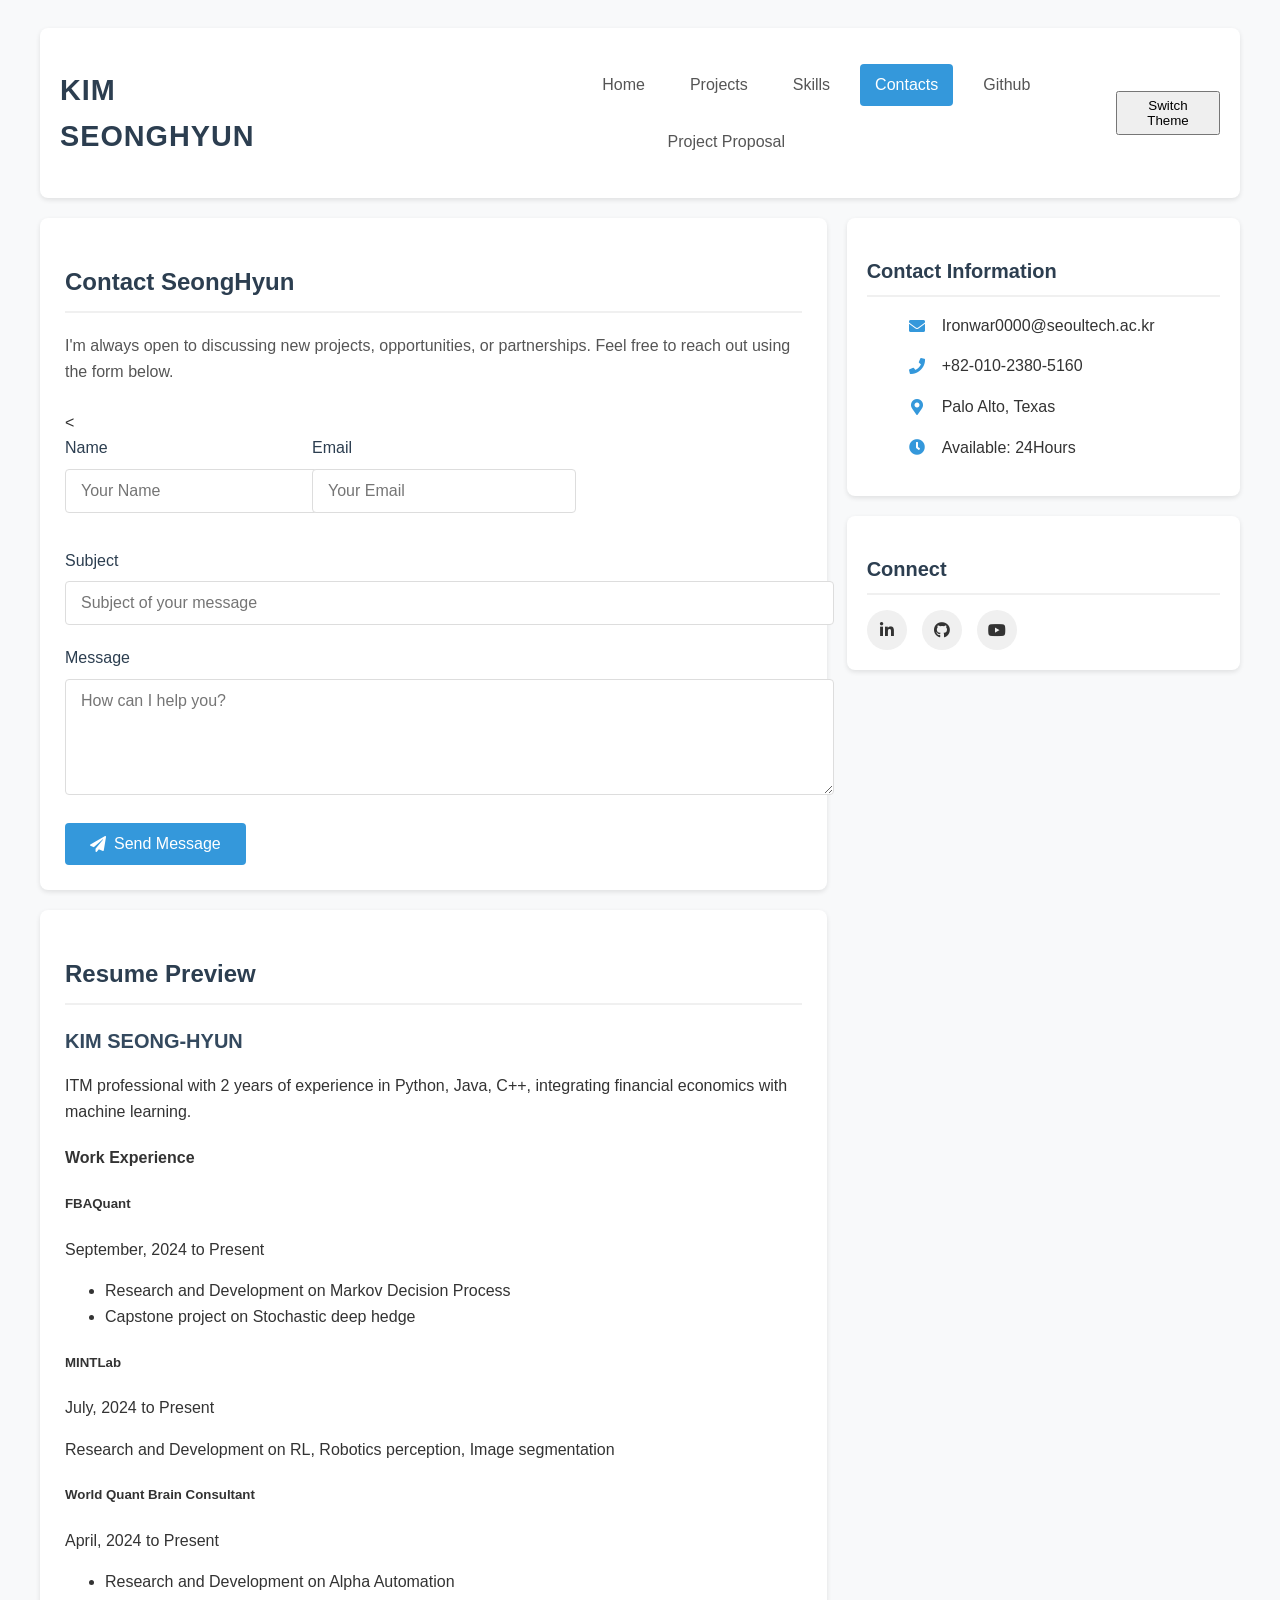
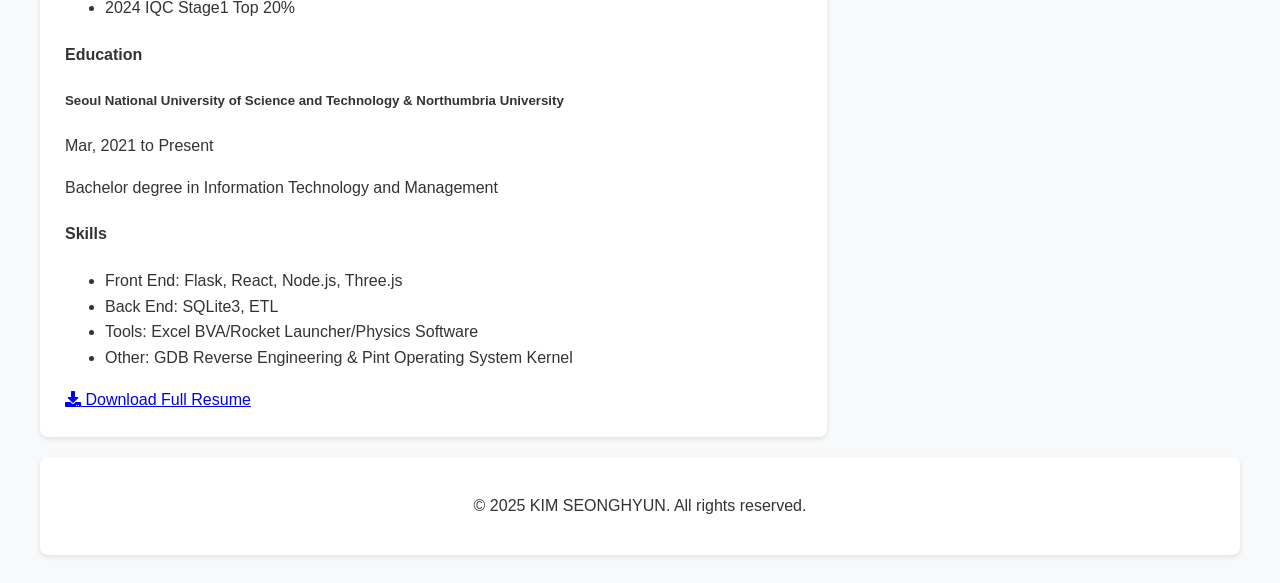
<file: contacts.html>
<!DOCTYPE html>
<html lang="en">
<head>
    <meta charset="UTF-8">
    <meta name="viewport" content="width=device-width, initial-scale=1.0">
    <title>KIM SEONGHYUN | Contact</title>
    <link rel="stylesheet" href="styles.css">
    <link rel="stylesheet" href="https://cdnjs.cloudflare.com/ajax/libs/font-awesome/5.15.4/css/all.min.css">
</head>
<body>
    <div class="container">
        <header>
            <h1>KIM SEONGHYUN</h1>
            <nav>
                <ul>
                    <li><a></a></li>
                    <li><a></a></li>
                    <li><a></a></li>
                    <li><a></a></li>
                </ul>
            <!-- <nav>
                <ul>
                     <li><a href="index.html">Home</a></li>
                    <li><a href="projects.html">Projects</a></li>
                    <li><a href="skills.html">Skills</a></li>
                    <li><a href="contacts.html" class="active">Contacts</a></li>
                </ul> 
            </nav> -->
        </header>

        <main>
            <section class="contact">
                <h2>Contact SeongHyun</h2>
                <p class="section-intro">I'm always open to discussing new projects, opportunities, or partnerships. Feel free to reach out using the form below.</p>
                
                <form id="contact-form" action="YOUR_FORM_PROCESSING_URL" method="POST" class="contact-form"> <<!--Backend form later--> 
                    <div class="form-row">
                        <div class="form-group">
                            <label for="name">Name</label>
                            <input type="text" id="name" name="name" required placeholder="Your Name">
                        </div>
                        
                        <div class="form-group">
                            <label for="email">Email</label>
                            <input type="email" id="email" name="email" required placeholder="Your Email">
                        </div>
                    </div>
                    
                    <div class="form-group">
                        <label for="subject">Subject</label>
                        <input type="text" id="subject" name="subject" required placeholder="Subject of your message">
                    </div>
                    
                    <div class="form-group">
                        <label for="message">Message</label>
                        <textarea id="message" name="message" rows="5" required placeholder="How can I help you?"></textarea>
                    </div>
                    
                    <button type="submit" class="submit-btn">
                        <i class="fas fa-paper-plane"></i> Send Message
                    </button>
                </form>
            </section>
            
            <!-- Resume Preview Section -->
            <section class="resume-preview">
                <h2>Resume Preview</h2>
                <div class="resume-container">
                    <div class="resume-header">
                        <h3>KIM SEONG-HYUN</h3>
                        <p>ITM professional with 2 years of experience in Python, Java, C++, integrating financial economics with machine learning.</p>
                    </div>
                    
                    <div class="resume-section">
                        <h4>Work Experience</h4>
                        <div class="resume-item">
                            <div class="resume-item-header">
                                <h5>FBAQuant</h5>
                                <span>September, 2024 to Present</span>
                            </div>
                            <ul>
                                <li>Research and Development on Markov Decision Process</li>
                                <li>Capstone project on Stochastic deep hedge</li>
                            </ul>
                        </div>
                        
                        <div class="resume-item">
                            <div class="resume-item-header">
                                <h5>MINTLab</h5>
                                <span>July, 2024 to Present</span>
                            </div>
                            <p>Research and Development on RL, Robotics perception, Image segmentation</p>
                        </div>
                        
                        <div class="resume-item">
                            <div class="resume-item-header">
                                <h5>World Quant Brain Consultant</h5>
                                <span>April, 2024 to Present</span>
                            </div>
                            <ul>
                                <li>Research and Development on Alpha Automation</li>
                                <li>2024 IQC Stage1 Top 20%</li>
                            </ul>
                        </div>
                    </div>
                    
                    <div class="resume-section">
                        <h4>Education</h4>
                        <div class="resume-item">
                            <div class="resume-item-header">
                                <h5>Seoul National University of Science and Technology & Northumbria University</h5>
                                <span>Mar, 2021 to Present</span>
                            </div>
                            <p>Bachelor degree in Information Technology and Management</p>
                        </div>
                    </div>
                    
                    <div class="resume-section">
                        <h4>Skills</h4>
                        <ul class="skills-list">
                            <li>Front End: Flask, React, Node.js, Three.js</li>
                            <li>Back End: SQLite3, ETL</li>
                            <li>Tools: Excel BVA/Rocket Launcher/Physics Software</li>
                            <li>Other: GDB Reverse Engineering & Pint Operating System Kernel</li>
                        </ul>
                    </div>
                    
                    <div class="resume-footer">
                        <a href="resume.pdf" class="download-btn"><i class="fas fa-download"></i> Download Full Resume</a>
                    </div>
                </div>
            </section>
        </main>

        <!-- Sidebar with contact information -->
        <aside>
            <div class="aside-section">
                <h2>Contact Information</h2>
                <ul class="contact-info">
                    <li>
                        <i class="fas fa-envelope"></i>
                        <span>Ironwar0000@seoultech.ac.kr</span>
                    </li>
                    <li>
                        <i class="fas fa-phone"></i>
                        <span>+82-010-2380-5160</span>
                    </li>
                    <li>
                        <i class="fas fa-map-marker-alt"></i>
                        <span>Palo Alto, Texas</span>
                    </li>
                    <li>
                        <i class="fas fa-clock"></i>
                        <span>Available: 24Hours</span>
                    </li>
                </ul>
            </div>
            
            <div class="aside-section">
                <h2>Connect</h2>
                <div class="social-icons">
                    <a href="https://www.linkedin.com/in/seonghyun-kim-419b81203/" class="social-icon">
                        <i class="fab fa-linkedin-in"></i>
                    </a>
                    <a href="https://github.com/gogog01-29-2021" class="social-icon">
                        <i class="fab fa-github"></i>
                    </a>
                    <a href="https://www.youtube.com/@SphereofTime" class="social-icon">
                        <i class="fab fa-youtube"></i>
                    </a>
                </div>
            </div>
        </aside>

        <footer>
            <p>&copy; 2025 KIM SEONGHYUN. All rights reserved.</p>
        </footer>
    </div>

    <!-- JavaScript for navigation highlighting and form validation in the Future Later -->
    <script src="navigation.js"></script>
    <script src="theme-switcher.js"></script>
</body>
</html>
</file>
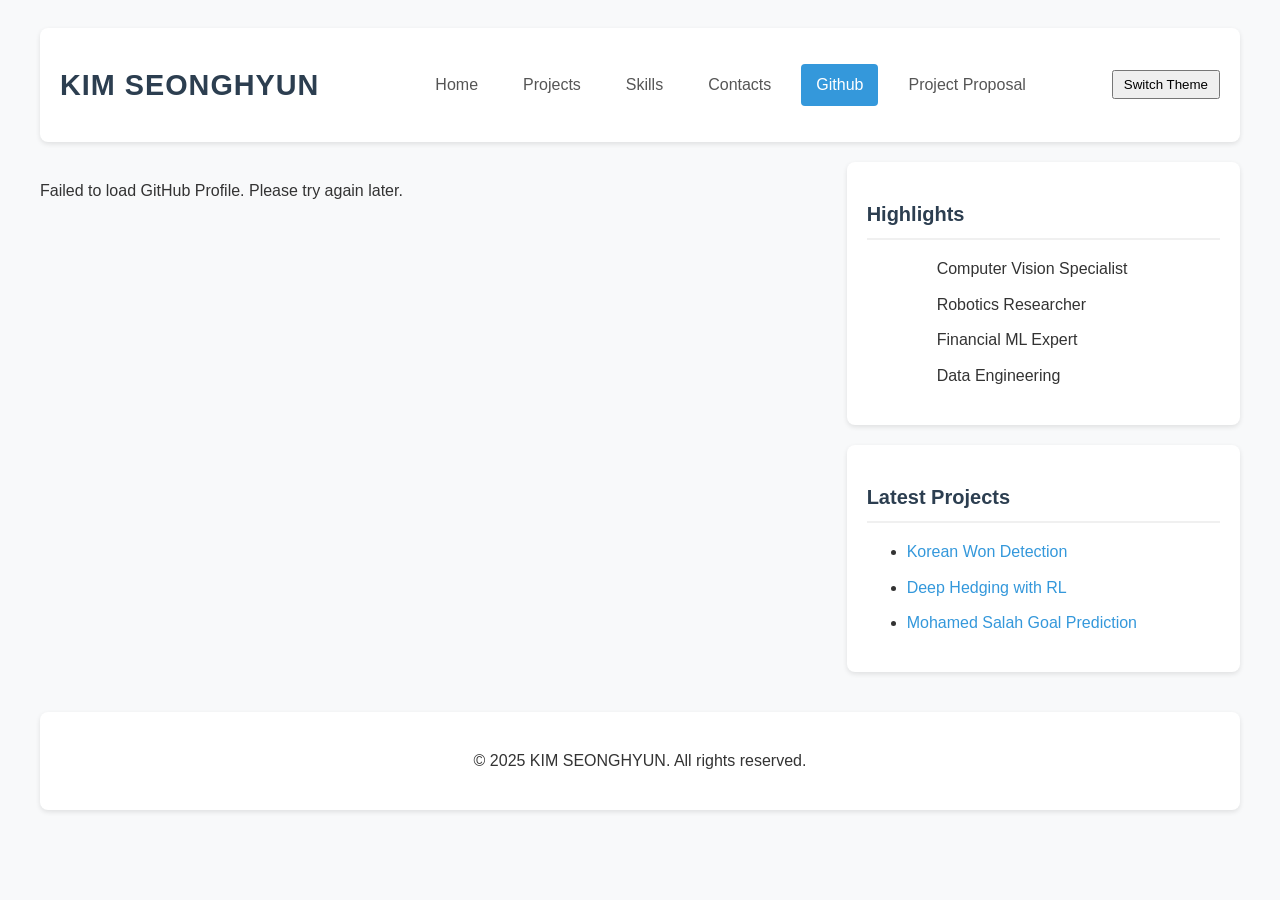
<file: github.html>
<!DOCTYPE html>
<html lang="en">
<head>
    <meta charset="UTF-8">
    <meta name="viewport" content="width=device-width, initial-scale=1.0">
    <title>Document</title>
    <link rel="stylesheet" href="styles.css">
</head>

<body>
    <div class="container">
        <header>
            <h1>KIM SEONGHYUN</h1>
            <nav>
                
                <ul><!---
                    <li><a href="index.html" class="active">Home</a></li>
                    <li><a href="projects.html">Projects</a></li>
                    <li><a href="skills.html">Skills</a></li>
                    <li><a href="contacts.html">Contacts</a></li>
                -->
                </ul>
                

            </nav>

        </header>

    <div id="github-profile">

    </div>
    <aside>
        <div class="aside-section">
            <h2>Highlights</h2>
            <ul class="highlights-list">
                <li><i class="fas fa-award"></i> Computer Vision Specialist</li>
                <li><i class="fas fa-robot"></i> Robotics Researcher</li>
                <li><i class="fas fa-chart-line"></i> Financial ML Expert</li>
                <li><i class="fas fa-database"></i> Data Engineering</li>
            </ul>
        </div>
        
        <div class="aside-section">
            <h2>Latest Projects</h2>
            <ul class="project-preview">
                <li>
                    <a href="projects.html#project1">Korean Won Detection</a>
                </li>
                <li>
                    <a href="projects.html#project2">Deep Hedging with RL</a>
                </li>
                <li>
                    <a href="projects.html#project3">Mohamed Salah Goal Prediction</a>
                </li>
            </ul>
        </div>
    </aside>

    <footer>
        <p>&copy; 2025 KIM SEONGHYUN. All rights reserved.</p>
    </footer>

</body>
<script src="github.js"></script>
<script src="navigation.js"></script>
<script src="theme-switcher.js"></script>


</html>
</file>
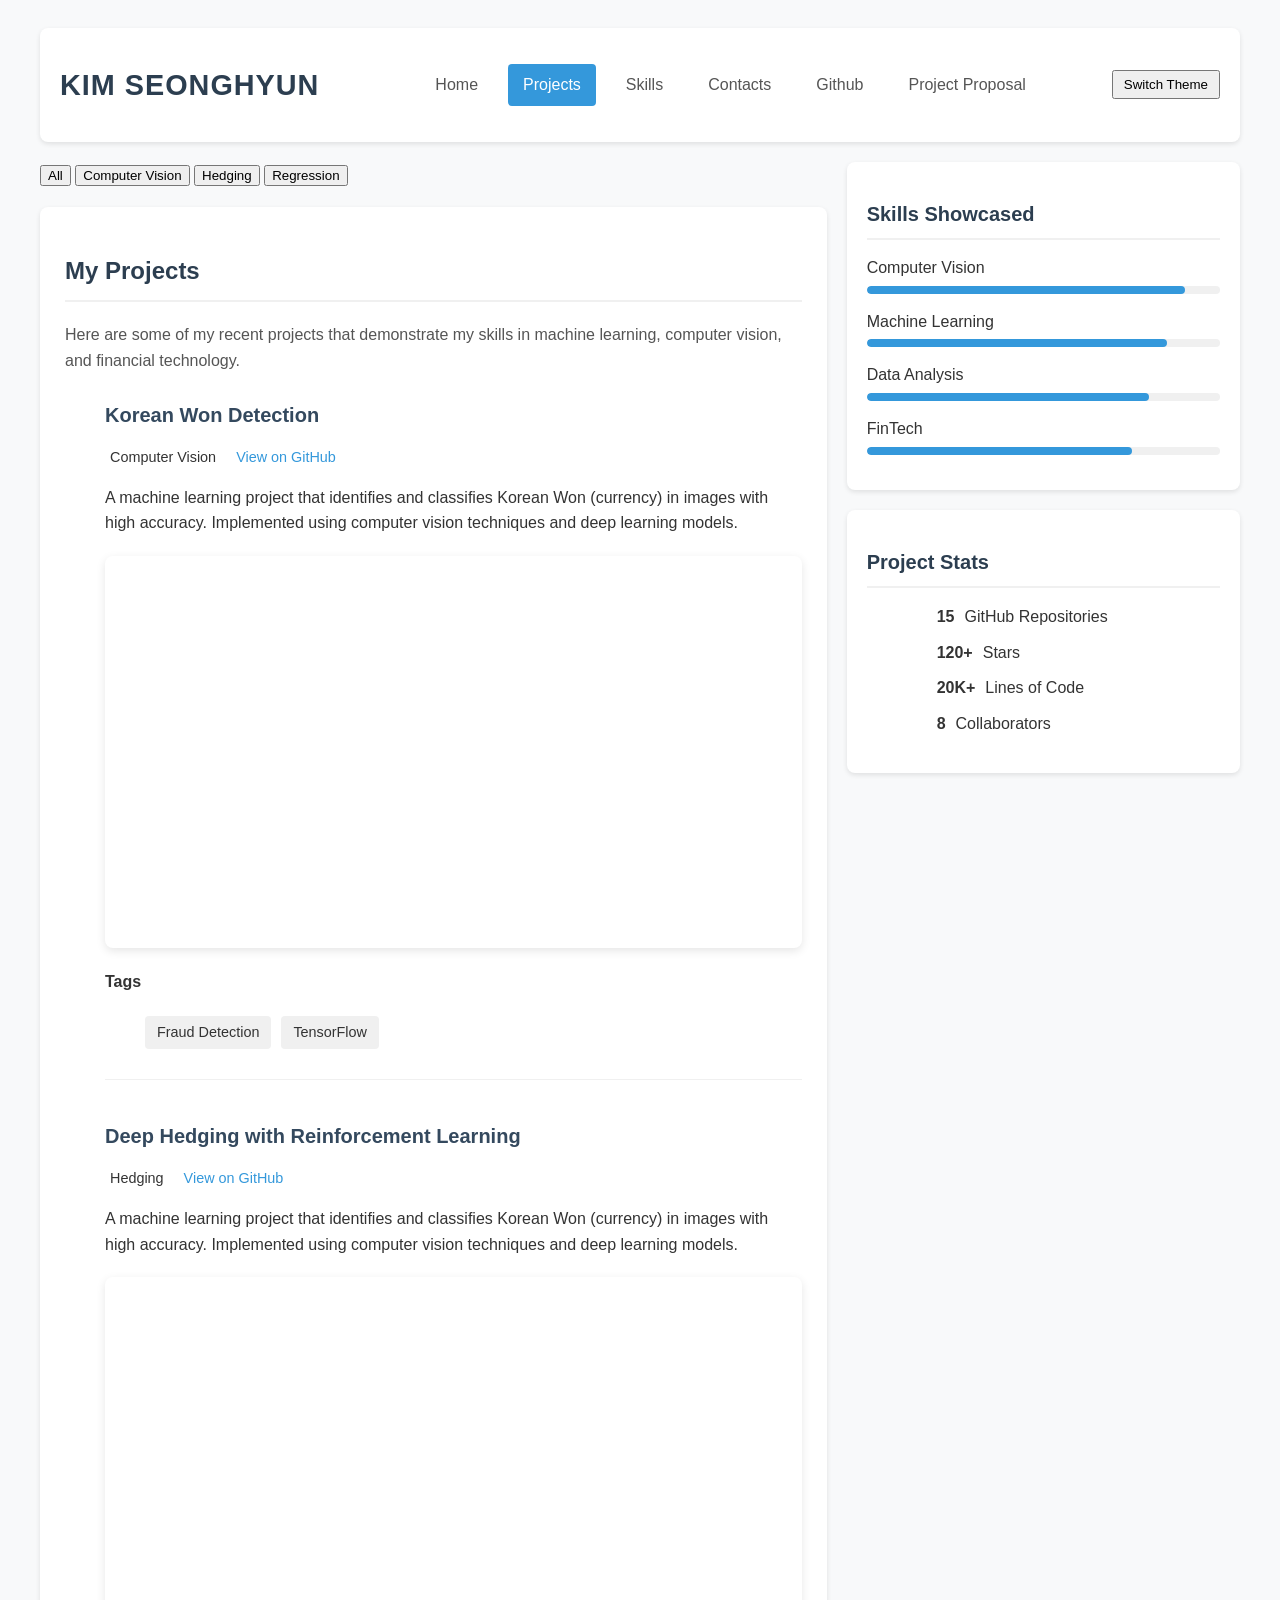
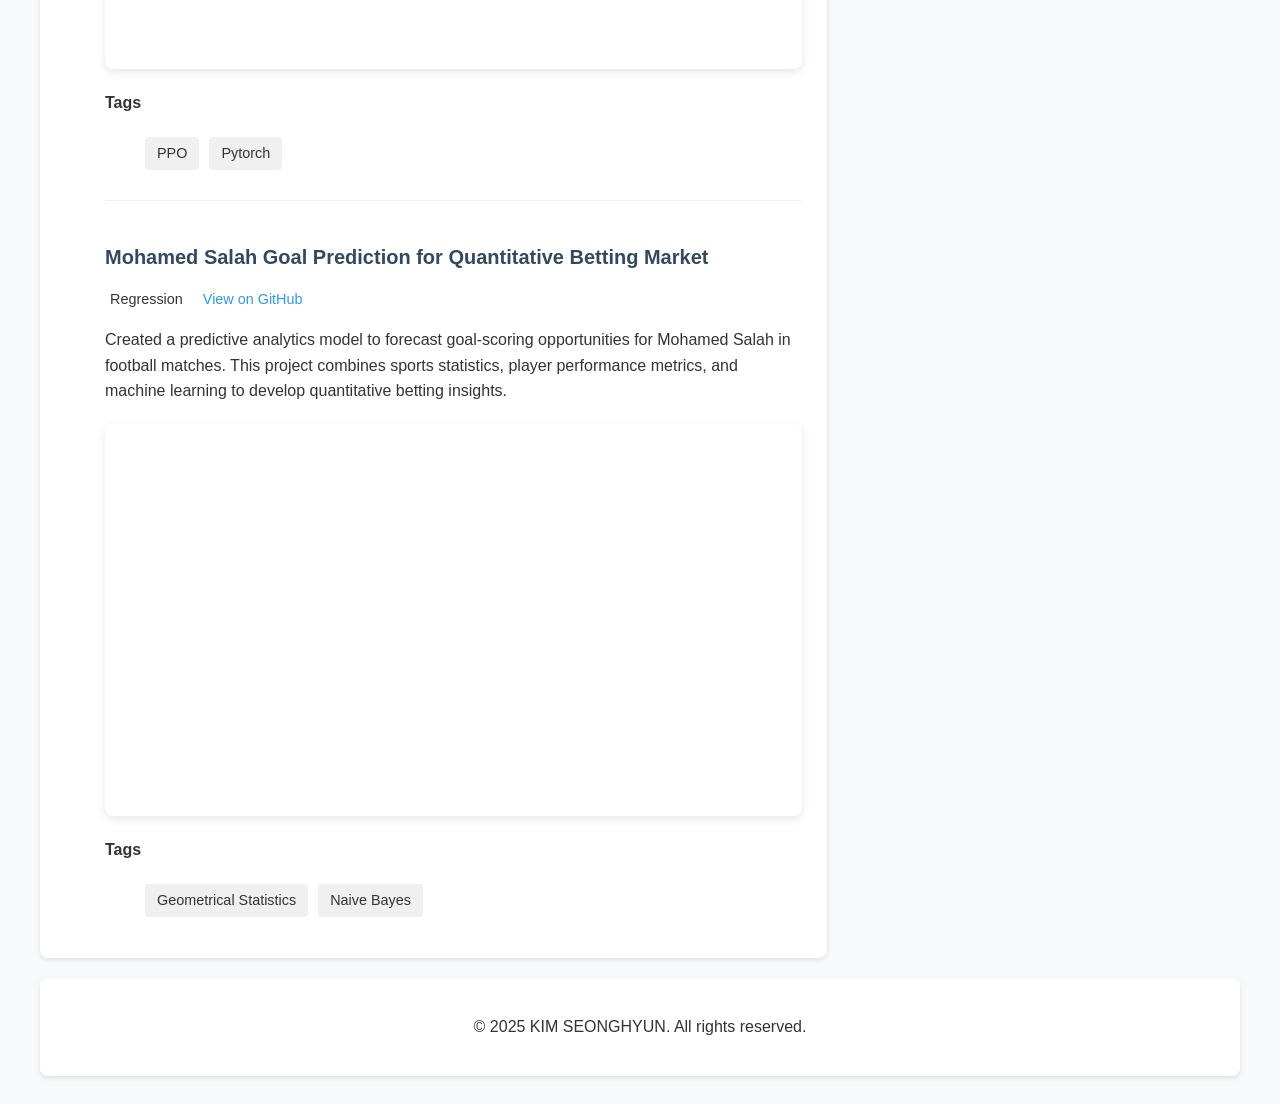
<file: projects.html>
<!DOCTYPE html>
<html lang="en">
<head>
    <meta charset="UTF-8">
    <meta name="viewport" content="width=device-width, initial-scale=1.0">
    <title>KIM SEONGHYUN | Projects</title>
    <link rel="stylesheet" href="styles.css">

</head>
<body>
    <div class="container">
        <!-- Header section with name and navigation -->
        <header>
            <h1>KIM SEONGHYUN</h1>
            <nav>
                <ul><!--
                    <li><a href="index.html">Home</a></li>
                    <li><a href="projects.html" class="active">Projects</a></li>
                    <li><a href="skills.html">Skills</a></li>
                    <li><a href="contacts.html">Contact</a></li>
                --></ul>
            </nav>
        </header>

        <main>
            <div id="filter-buttons">
                <button data-filter="All">All</button>
                <button data-filter="Computer Vision">Computer Vision</button>
                <button data-filter="Hedging">Hedging</button>
                <button data-filter="Regression">Regression</button>
            </div>
            
            <!-- Projects article containing all project items -->
            <article class="projects">
                <h2>My Projects</h2>
                <p class="section-intro">Here are some of my recent projects that demonstrate my skills in machine learning, computer vision, and financial technology.</p>
                
                <ul id="project-list" class="project-list">
                    <!-- Project 1 -->
                    <li id="project1" class="project-item">
                        <h3>Korean Won Detection</h3>
                        <div class="project-meta">
                            <span class="project-type"><i class="fas fa-tags"></i> Computer Vision</span>
                            <a href="https://github.com/mannmi/KoreanWonDetection" class="project-link">
                                <i class="fab fa-github"></i> View on GitHub
                            </a>
                        </div>
                        <p class="project-description">A machine learning project that identifies and classifies Korean Won (currency) in images with high accuracy. Implemented using computer vision techniques and deep learning models.</p>
                        
                        <div class="video-wrapper">
                            <iframe 
                                src="https://www.youtube.com/embed/ULiOvo3cGKI"
                                frameborder="0"
                                allow="accelerometer; autoplay; clipboard-write; encrypted-media; gyroscope; picture-in-picture"
                                allowfullscreen>
                            </iframe>
                        </div>
                        
                        <div class="project-details">
                            <h4>Technologies Used</h4>
                            <ul class="tech-list">
                                <li>Python</li>
                                <li>TensorFlow</li>
                                <li>OpenCV</li>
                                <li>Deep Neural Networks</li>
                            </ul>
                        </div>
                    </li>

                    <!-- Project 2 -->
                    <li id="project2" class="project-item">
                        <h3>Deep Hedging with Reinforcement Learning</h3>
                        <div class="project-meta">
                            <span class="project-type"><i class="fas fa-tags"></i> FinTech, ML</span>
                            <a href="https://www.qvest.ai" class="project-link">
                                <i class="fas fa-link"></i> Project Website
                            </a>
                        </div>
                        <p class="project-description">Developed a deep reinforcement learning system for financial hedging strategies. This project uses advanced machine learning to optimize investment decisions and risk management in volatile markets.</p>
                        
                        <div class="video-wrapper">
                            <iframe 
                                src="https://www.youtube.com/embed/UeET6UTnXdY"
                                frameborder="0"
                                allow="accelerometer; autoplay; clipboard-write; encrypted-media; gyroscope; picture-in-picture"
                                allowfullscreen>
                            </iframe>
                        </div>
                        
                        <div class="project-details">
                            <h4>Technologies Used</h4>
                            <ul class="tech-list">
                                <li>Python</li>
                                <li>PyTorch</li>
                                <li>Reinforcement Learning</li>
                                <li>Financial Modeling</li>
                            </ul>
                        </div>
                    </li>

                    <!-- Project 3 -->
                    <li id="project3" class="project-item">
                        <h3>Mohamed Salah Goal Prediction for Quantitative Betting Market</h3>
                        <div class="project-meta">
                            <span class="project-type"><i class="fas fa-tags"></i> Sports Analytics, ML</span>
                        </div>
                        <p class="project-description">Created a predictive analytics model to forecast goal-scoring opportunities for Mohamed Salah in football matches. This project combines sports statistics, player performance metrics, and machine learning to develop quantitative betting insights.</p>
                        
                        <div class="video-wrapper">
                            <iframe 
                                src="https://www.youtube.com/embed/BPJBhvsICaA?start=1"
                                frameborder="0"
                                allow="accelerometer; autoplay; clipboard-write; encrypted-media; gyroscope; picture-in-picture"
                                allowfullscreen>
                            </iframe>
                        </div>
                        
                        <div class="project-details">
                            <h4>Technologies Used</h4>
                            <ul class="tech-list">
                                <li>Python</li>
                                <li>Scikit-learn</li>
                                <li>Statistical Modeling</li>
                                <li>Data Visualization</li>
                            </ul>
                        </div>
                    </li>
                </ul>
            </article>
        </main>

        <!-- Sidebar with project statistics -->
        <aside>
            <div class="aside-section">
                <h2>Skills Showcased</h2>
                <div class="skill-bars">
                    <div class="skill">
                        <span class="skill-name">Computer Vision</span>
                        <div class="skill-bar">
                            <div class="skill-progress" style="width: 90%"></div>
                        </div>
                    </div>
                    <div class="skill">
                        <span class="skill-name">Machine Learning</span>
                        <div class="skill-bar">
                            <div class="skill-progress" style="width: 85%"></div>
                        </div>
                    </div>
                    <div class="skill">
                        <span class="skill-name">Data Analysis</span>
                        <div class="skill-bar">
                            <div class="skill-progress" style="width: 80%"></div>
                        </div>
                    </div>
                    <div class="skill">
                        <span class="skill-name">FinTech</span>
                        <div class="skill-bar">
                            <div class="skill-progress" style="width: 75%"></div>
                        </div>
                    </div>
                </div>
            </div>
            
            <div class="aside-section">
                <h2>Project Stats</h2>
                <ul class="stats-list">
                    <li><i class="fas fa-code-branch"></i> <strong>15</strong> GitHub Repositories</li>
                    <li><i class="fas fa-star"></i> <strong>120+</strong> Stars</li>
                    <li><i class="fas fa-code"></i> <strong>20K+</strong> Lines of Code</li>
                    <li><i class="fas fa-users"></i> <strong>8</strong> Collaborators</li>
                </ul>
            </div>
        </aside>

        <footer>
            <p>&copy; 2025 KIM SEONGHYUN. All rights reserved.</p>
        </footer>
    </div>

    <!-- JavaScript for navigation highlighting and transitions -->
    <script src="navigation.js"></script>
    <script src="project.js"></script>
    <script src="theme-switcher.js"></script>
</body>
</html>
</file>
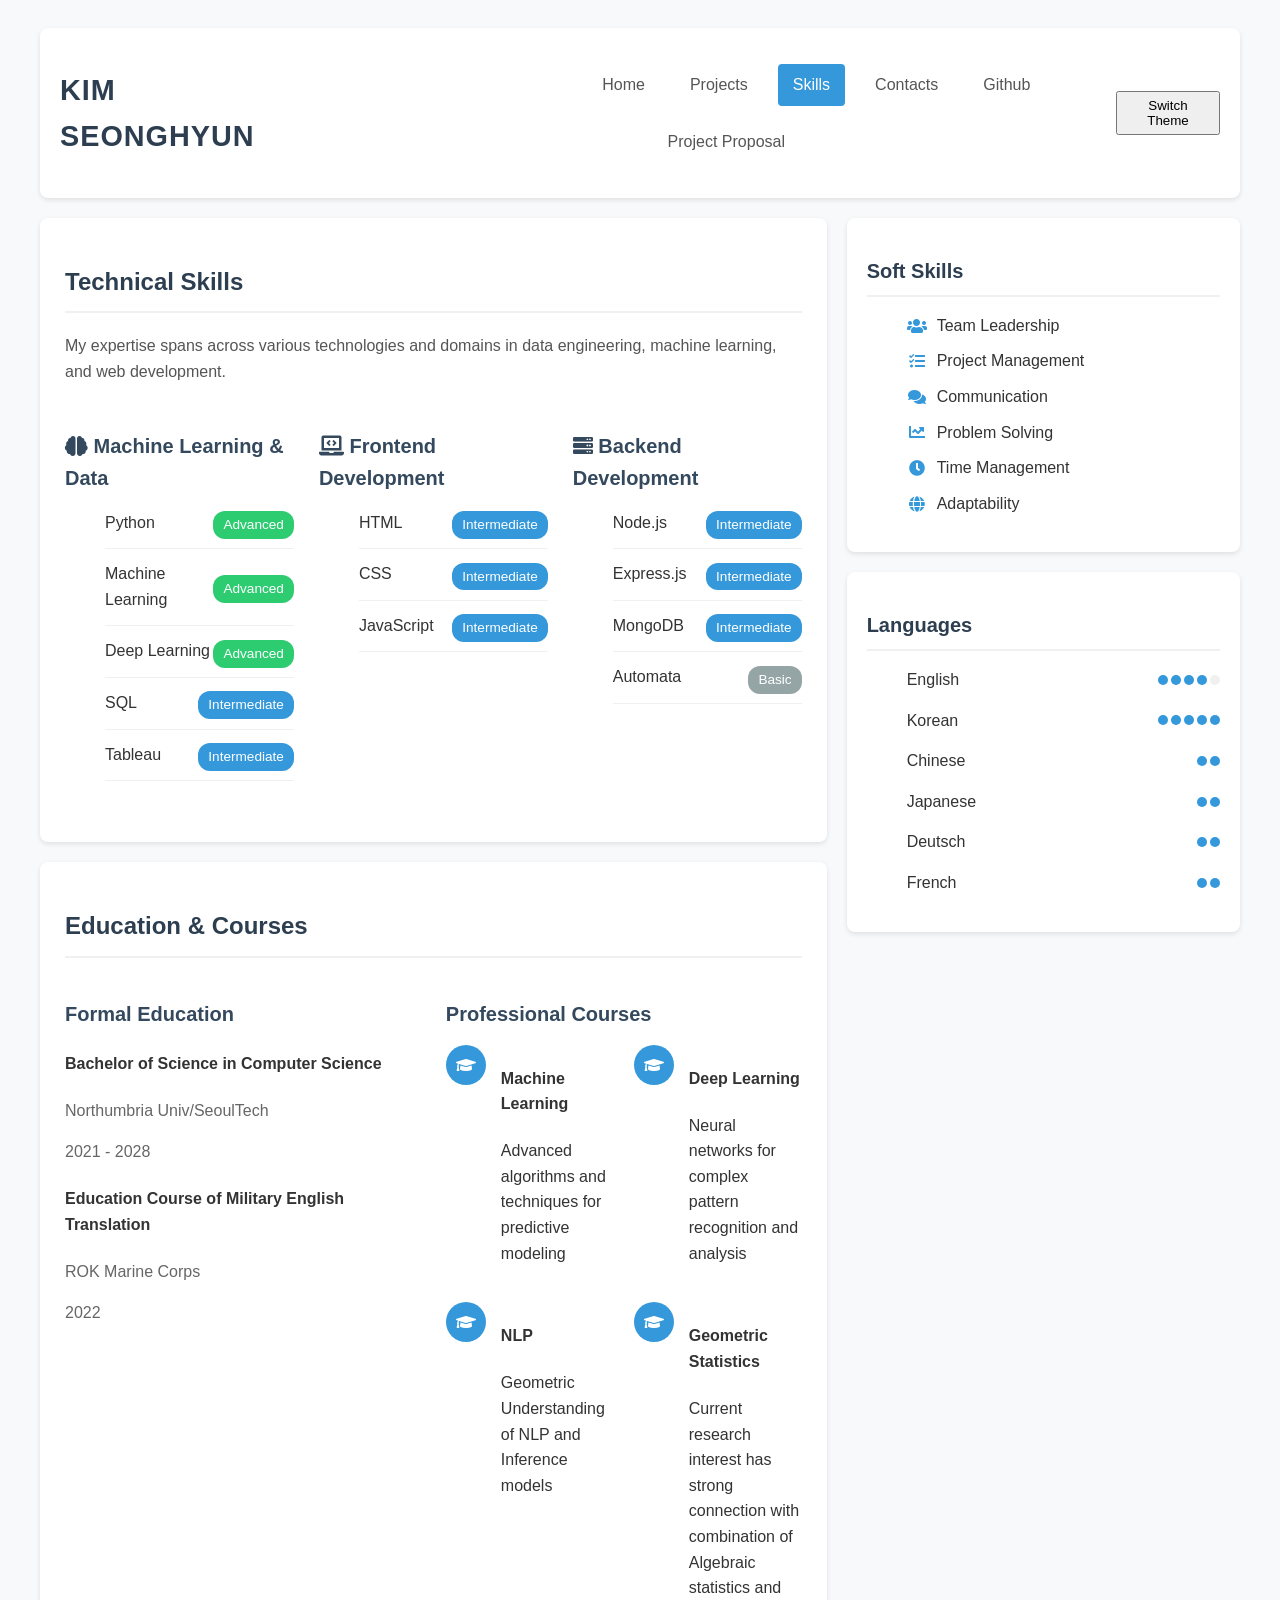
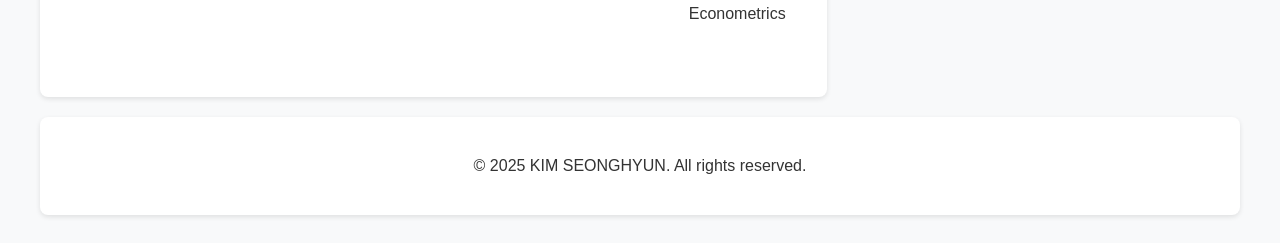
<file: skills.html>
<!DOCTYPE html>
<html lang="en">
<head>
    <meta charset="UTF-8">
    <meta name="viewport" content="width=device-width, initial-scale=1.0">
    <title>KIM SEONGHYUN | Skills</title>
    <link rel="stylesheet" href="styles.css">
    <link rel="stylesheet" href="https://cdnjs.cloudflare.com/ajax/libs/font-awesome/5.15.4/css/all.min.css">
</head>
<body>
    <div class="container">
        <!-- Header section with name and navigation -->
        <header>
            <h1>KIM SEONGHYUN</h1>
            <nav>
                <ul>
                    <li><a></a></li>
                    <li><a></a></li>
                    <li><a></a></li>
                    <li><a></a></li>
                </ul> 
                <!-- <ul>
                    <li><a href="index.html">Home</a></li>
                    <li><a href="projects.html">Projects</a></li>
                    <li><a href="skills.html" class="active">Skills</a></li>
                    <li><a href="contacts.html">Contact</a></li>
                </ul>  -->
            </nav>
        </header>

        <main>
            <!-- Technical skills section -->
            <section class="technical-skills">
                <h2>Technical Skills</h2>
                <p class="section-intro">My expertise spans across various technologies and domains in data engineering, machine learning, and web development.</p>
                
                <div class="skills-grid">
                    <!-- Data & ML Skills -->
                    <div class="skill-category">
                        <h3><i class="fas fa-brain"></i> Machine Learning & Data</h3>
                        <ul class="skill-list">
                            <li class="skill-item">
                                <span class="skill-name">Python</span>
                                <div class="skill-level advanced">Advanced</div>
                            </li>
                            <li class="skill-item">
                                <span class="skill-name">Machine Learning</span>
                                <div class="skill-level advanced">Advanced</div>
                            </li>
                            <li class="skill-item">
                                <span class="skill-name">Deep Learning</span>
                                <div class="skill-level advanced">Advanced</div>
                            </li>
                            <li class="skill-item">
                                <span class="skill-name">SQL</span>
                                <div class="skill-level intermediate">Intermediate</div>
                            </li>
                            <li class="skill-item">
                                <span class="skill-name">Tableau</span>
                                <div class="skill-level intermediate">Intermediate</div>
                            </li>
                        </ul>
                    </div>
                    
                    <!-- Frontend Skills -->
                    <div class="skill-category">
                        <h3><i class="fas fa-laptop-code"></i> Frontend Development</h3>
                        <ul class="skill-list">
                            <li class="skill-item">
                                <span class="skill-name">HTML</span>
                                <div class="skill-level intermediate">Intermediate</div>
                            </li>
                            <li class="skill-item">
                                <span class="skill-name">CSS</span>
                                <div class="skill-level intermediate">Intermediate</div>
                            </li>
                            <li class="skill-item">
                                <span class="skill-name">JavaScript</span>
                                <div class="skill-level intermediate">Intermediate</div>
                            </li>
                        </ul>
                    </div>
                    
                    <!-- Backend Skills -->
                    <div class="skill-category">
                        <h3><i class="fas fa-server"></i> Backend Development</h3>
                        <ul class="skill-list">
                            <li class="skill-item">
                                <span class="skill-name">Node.js</span>
                                <div class="skill-level intermediate">Intermediate</div>
                            </li>
                            <li class="skill-item">
                                <span class="skill-name">Express.js</span>
                                <div class="skill-level intermediate">Intermediate</div>
                            </li>
                            <li class="skill-item">
                                <span class="skill-name">MongoDB</span>
                                <div class="skill-level intermediate">Intermediate</div>
                            </li>
                            <li class="skill-item">
                                <span class="skill-name">Automata</span>
                                <div class="skill-level basic">Basic</div>
                            </li>
                        </ul>
                    </div>
                </div>
            </section>
            
            <!-- Education and courses section -->
            <section class="education">
                <h2>Education & Courses</h2>
                
                <div class="education-container">
                    <div class="education-item">
                        <h3>Formal Education</h3>
                        <div class="education-content">
                            <div class="degree">
                                <h4>Bachelor of Science in Computer Science</h4>
                                <p class="institution">Northumbria Univ/SeoulTech</p>
                                <p class="date">2021 - 2028</p>
                            </div>
                        </div>
                        <div class="education-content">
                            <div class="degree">
                                <h4>Education Course of Military English Translation</h4>
                                <p class="institution">ROK Marine Corps</p>
                                <p class="date">2022</p>
                            </div>
                        </div>
                    </div>
                    
                    <!-- Courses & Certifications -->
                    <div class="education-item">
                        <h3>Professional Courses</h3>
                        <div class="courses-grid">
                            <div class="course">
                                <div class="course-icon">
                                    <i class="fas fa-graduation-cap"></i>
                                </div>
                                <div class="course-details">
                                    <h4>Machine Learning</h4>
                                    <p>Advanced algorithms and techniques for predictive modeling</p>
                                </div>
                            </div>
                            <div class="course">
                                <div class="course-icon">
                                    <i class="fas fa-graduation-cap"></i>
                                </div>
                                <div class="course-details">
                                    <h4>Deep Learning</h4>
                                    <p>Neural networks for complex pattern recognition and analysis</p>
                                </div>
                            </div>
                            <div class="course">
                                <div class="course-icon">
                                    <i class="fas fa-graduation-cap"></i>
                                </div>
                                <div class="course-details">
                                    <h4>NLP</h4>
                                    <p>Geometric Understanding of NLP and Inference models</p>
                                </div>
                            </div>
                            <div class="course">
                                <div class="course-icon">
                                    <i class="fas fa-graduation-cap"></i>
                                </div>
                                <div class="course-details">
                                    <h4>Geometric Statistics</h4>
                                    <p>Current research interest has strong connection with combination of Algebraic statistics and Econometrics</p>
                                </div>
                            </div>
                        </div>
                    </div>
                </div>
            </section>
        </main>

        <aside>
            <div class="aside-section">
                <h2>Soft Skills</h2>
                <ul class="soft-skills">
                    <li><i class="fas fa-users"></i> Team Leadership</li>
                    <li><i class="fas fa-tasks"></i> Project Management</li>
                    <li><i class="fas fa-comments"></i> Communication</li>
                    <li><i class="fas fa-chart-line"></i> Problem Solving</li>
                    <li><i class="fas fa-clock"></i> Time Management</li>
                    <li><i class="fas fa-globe"></i> Adaptability</li>
                </ul>
            </div>
            
            <div class="aside-section">
                <h2>Languages</h2>
                <ul class="languages">
                    <li>
                        <span class="language">English</span>
                        <div class="language-level">
                            <span class="level-dot active"></span>
                            <span class="level-dot active"></span>
                            <span class="level-dot active"></span>
                            <span class="level-dot active"></span>
                            <span class="level-dot"></span>
                        </div>
                    </li>
                    <li>
                        <span class="language">Korean</span>
                        <div class="language-level">
                            <span class="level-dot active"></span>
                            <span class="level-dot active"></span>
                            <span class="level-dot active"></span>
                            <span class="level-dot active"></span>
                            <span class="level-dot active"></span>
                        </div>
                    </li>
                    <li>
                        <span class="language">Chinese</span>
                        <div class="language-level">
                            <span class="level-dot active"></span>
                            <span class="level-dot active"></span>
                        </div>
                    </li>
                    <li>
                        <span class="language">Japanese</span>
                        <div class="language-level">
                            <span class="level-dot active"></span>
                            <span class="level-dot active"></span>
                        </div>
                    </li>
                    <li>
                        <span class="language">Deutsch</span>
                        <div class="language-level">
                            <span class="level-dot active"></span>
                            <span class="level-dot active"></span>
                        </div>
                    </li>
                    <li>
                        <span class="language">French</span>
                        <div class="language-level">
                            <span class="level-dot active"></span>
                            <span class="level-dot active"></span>
                        </div>
                    </li>
                </ul>
            </div>
        </aside>

        <footer>
            <p>&copy; 2025 KIM SEONGHYUN. All rights reserved.</p>
        </footer>
    </div>

    <!-- JavaScript for navigation highlighting and transitions In the Future Later!-->
    <script src="navigation.js"></script>
    <script src="theme-switcher.js"></script>
    <script src="project.js"></script>
</body>
</html>
</file>
<file: styles.css>
/* Base styles and reset */
:root {
    --background-color: #f8f9fa;
    --text-color: #333;
    --header-background-color: #3498db;
    --link-color: #2980b9;
    --link-hover-background: #2980b9;
}
body.light-theme {
    --background-color: #ffffff;
    --text-color: #000000;
}

body.dark-theme {
    --background-color: #121212;
    --text-color: #2f258d;
}

body.pastel-theme {
    --background-color: #ffefd5;
    --text-color: #6a5acd;
}


body {
    font-family: 'Segoe UI', Tahoma, Geneva, Verdana, sans-serif;
    line-height: 1.6;
    color: var(--text-color);
    background-color: var(--background-color);
}

/* Container and layout */
.container {
    max-width: 1200px;
    margin: 0 auto;
    padding: 20px;
    display: grid;
    grid-template-columns: 1fr;
    grid-template-rows: auto 1fr auto;
    grid-template-areas:
        "header"
        "main"
        "aside"
        "footer";
    gap: 20px;
}

/* Header styles */
header {
    grid-area: header;
    background-color: #fff;
    padding: 20px;
    border-radius: 8px;
    box-shadow: 0 2px 5px rgba(0,0,0,0.1);
    display: flex;
    flex-direction: column;
    align-items: center;
    position: relative;
}

header h1 {
    margin: 0;
    font-size: 1.8rem;
    letter-spacing: 1px;
    color: #2c3e50;
}

/* Navigation styles */
nav {
    width: 100%;
    margin-top: 15px;
}

nav ul {
    list-style: none;
    display: flex;
    justify-content: center;
    flex-wrap: wrap;
    gap: 10px;
}

nav ul li {
    margin: 0;
}

nav ul li a {
    display: block;
    padding: 8px 15px;
    text-decoration: none;
    color: #555;
    font-weight: 500;
    border-radius: 4px;
    transition: all 0.3s ease;
}

nav ul li a:hover {
    background-color: #f0f0f0;
    color: #2c3e50;
}

nav ul li a.active {
    background-color: #3498db;
    color: white;
}

/* Main content area */
main {
    grid-area: main;
    display: flex;
    flex-direction: column;
    gap: 20px;
}

section, article {
    background-color: #fff;
    padding: 25px;
    border-radius: 8px;
    box-shadow: 0 2px 5px rgba(0,0,0,0.1);
}

h2 {
    color: #2c3e50;
    margin-bottom: 20px;
    padding-bottom: 10px;
    border-bottom: 2px solid #f0f0f0;
    font-size: 1.5rem;
}

h3 {
    color: #34495e;
    margin-bottom: 15px;
    font-size: 1.25rem;
}

.section-intro {
    margin-bottom: 25px;
    color: #555;
}

/* About section styles */
.profile-container {
    display: flex;
    flex-direction: column;
    align-items: center;
    gap: 20px;
}

.profile-pic {
    width: 150px;
    height: 150px;
    border-radius: 50%;
    object-fit: cover;
    border: 4px solid #f0f0f0;
}

/* Social links */
.social-links {
    display: flex;
    flex-wrap: wrap;
    gap: 15px;
    margin-top: 15px;
}

.social-link {
    display: flex;
    align-items: center;
    padding: 10px 15px;
    background-color: #f0f0f0;
    color: #333;
    text-decoration: none;
    border-radius: 4px;
    transition: all 0.3s ease;
}

.social-link i {
    margin-right: 8px;
}

.social-link:hover {
    background-color: #3498db;
    color: white;
}

/* Timeline for experience */
.timeline {
    position: relative;
    max-width: 1200px;
    margin: 0 auto;
}

.timeline-item {
    padding: 10px 40px;
    position: relative;
    border-left: 2px solid #3498db;
    margin-bottom: 20px;
}

.timeline-date {
    font-weight: bold;
    margin-bottom: 8px;
    color: #3498db;
}

.role {
    font-style: italic;
    color: #666;
    margin-bottom: 8px;
}

/* Projects styles */
.project-list {
    list-style: none;
}

.project-item {
    margin-bottom: 40px;
    padding-bottom: 30px;
    border-bottom: 1px solid #f0f0f0;
}

.project-item:last-child {
    border-bottom: none;
    margin-bottom: 0;
    padding-bottom: 0;
}

.project-meta {
    display: flex;
    gap: 15px;
    margin-bottom: 15px;
    flex-wrap: wrap;
}

.project-type, .project-link {
    display: inline-flex;
    align-items: center;
    font-size: 0.9rem;
}

.project-type i, .project-link i {
    margin-right: 5px;
}

.project-link {
    color: #3498db;
    text-decoration: none;
}

.project-link:hover {
    text-decoration: underline;
}

.video-wrapper {
    position: relative;
    padding-bottom: 56.25%; /* 16:9 aspect ratio */
    height: 0;
    overflow: hidden;
    max-width: 100%;
    margin: 20px 0;
    border-radius: 8px;
    box-shadow: 0 3px 10px rgba(0,0,0,0.1);
}

.video-wrapper iframe {
    position: absolute;
    top: 0;
    left: 0;
    width: 100%;
    height: 100%;
    border-radius: 8px;
}

.project-details {
    margin-top: 20px;
}

.tech-list {
    display: flex;
    flex-wrap: wrap;
    gap: 10px;
    list-style: none;
    margin-top: 10px;
}

.tech-list li {
    background-color: #f0f0f0;
    padding: 5px 12px;
    border-radius: 4px;
    font-size: 0.9rem;
}

/* Skills page styles */
.skills-grid {
    display: grid;
    grid-template-columns: 1fr;
    gap: 25px;
}

.skill-category {
    margin-bottom: 20px;
}

.skill-list {
    list-style: none;
}

.skill-item {
    display: flex;
    justify-content: space-between;
    align-items: center;
    margin-bottom: 12px;
    padding-bottom: 8px;
    border-bottom: 1px solid #f0f0f0;
}

.skill-level {
    font-size: 0.85rem;
    padding: 3px 10px;
    border-radius: 12px;
    color: white;
}

.basic {
    background-color: #95a5a6;
}

.intermediate {
    background-color: #3498db;
}

.advanced {
    background-color: #2ecc71;
}

/* Education and courses */
.education-container {
    display: grid;
    grid-template-columns: 1fr;
    gap: 25px;
}

.education-item {
    margin-bottom: 30px;
}

.degree {
    margin-bottom: 20px;
}

.institution, .date {
    color: #666;
    margin-top: 5px;
}

.courses-grid {
    display: grid;
    grid-template-columns: 1fr;
    gap: 20px;
}

.course {
    display: flex;
    gap: 15px;
    align-items: flex-start;
}

.course-icon {
    background-color: #3498db;
    color: white;
    width: 40px;
    height: 40px;
    border-radius: 50%;
    display: flex;
    justify-content: center;
    align-items: center;
    flex-shrink: 0;
}

/* Contact form styles */
.contact-form {
    max-width: 800px;
    margin: 0 auto;
}

.form-row {
    display: flex;
    flex-direction: column;
    gap: 15px;
    margin-bottom: 15px;
}

.form-group {
    margin-bottom: 20px;
}

.form-group label {
    display: block;
    margin-bottom: 8px;
    font-weight: 500;
    color: #2c3e50;
}

.form-group input,
.form-group textarea {
    width: 100%;
    padding: 12px 15px;
    border: 1px solid #ddd;
    border-radius: 4px;
    font-family: inherit;
    font-size: 1rem;
    transition: border-color 0.3s ease;
}

.form-group input:focus,
.form-group textarea:focus {
    border-color: #3498db;
    outline: none;
}

.submit-btn {
    background-color: #3498db;
    color: white;
    border: none;
    padding: 12px 25px;
    border-radius: 4px;
    cursor: pointer;
    font-size: 1rem;
    font-weight: 500;
    display: flex;
    align-items: center;
    justify-content: center;
    gap: 8px;
    transition: background-color 0.3s ease;
}

.submit-btn:hover {
    background-color: #2980b9;
}

/* FAQ Accordion */
.accordion {
    margin-top: 20px;
}

.accordion-item {
    margin-bottom: 15px;
    border: 1px solid #ddd;
    border-radius: 4px;
    overflow: hidden;
}

.accordion-header {
    background-color: #f8f9fa;
    padding: 15px;
    cursor: pointer;
    display: flex;
    justify-content: space-between;
    align-items: center;
}

.accordion-header h3 {
    margin: 0;
    font-size: 1.1rem;
}

.accordion-content {
    padding: 0 15px;
    max-height: 0;
    overflow: hidden;
    transition: max-height 0.3s ease, padding 0.3s ease;
}

.accordion-item.active .accordion-content {
    padding: 15px;
    max-height: 200px;
}

.accordion-icon {
    transition: transform 0.3s ease;
}

.accordion-item.active .accordion-icon {
    transform: rotate(45deg);
}

/* Sidebar styles */
aside {
    grid-area: aside;
}

.aside-section {
    background-color: #fff;
    padding: 20px;
    border-radius: 8px;
    box-shadow: 0 2px 5px rgba(0,0,0,0.1);
    margin-bottom: 20px;
}

.aside-section h2 {
    font-size: 1.25rem;
    margin-bottom: 15px;
    padding-bottom: 8px;
    border-bottom: 2px solid #f0f0f0;
}

.highlights-list, .stats-list, .soft-skills {
    list-style: none;
}

.highlights-list li, .stats-list li, .soft-skills li {
    margin-bottom: 10px;
    display: flex;
    align-items: center;
    gap: 10px;
}

.highlights-list i, .stats-list i, .soft-skills i {
    color: #3498db;
    width: 20px;
    text-align: center;
}

.project-preview li {
    margin-bottom: 10px;
}

.project-preview a {
    color: #3498db;
    text-decoration: none;
}

.project-preview a:hover {
    text-decoration: underline;
}

/* Skill bars */
.skill-bars {
    margin-top: 15px;
}

.skill {
    margin-bottom: 15px;
}

.skill-name {
    display: block;
    margin-bottom: 5px;
    font-weight: 500;
}

.skill-bar {
    height: 8px;
    background-color: #f0f0f0;
    border-radius: 4px;
    overflow: hidden;
}

.skill-progress {
    height: 100%;
    background-color: #3498db;
    border-radius: 4px;
}

/* Languages in sidebar */
.languages li {
    display: flex;
    justify-content: space-between;
    align-items: center;
    margin-bottom: 15px;
}

.language {
    font-weight: 500;
}

.language-level {
    display: flex;
    gap: 3px;
}

.level-dot {
    width: 10px;
    height: 10px;
    border-radius: 50%;
    background-color: #f0f0f0;
}

.level-dot.active {
    background-color: #3498db;
}

/* Contact info and social icons */
.contact-info li {
    display: flex;
    align-items: center;
    gap: 15px;
    margin-bottom: 15px;
}

.contact-info i {
    width: 20px;
    text-align: center;
    color: #3498db;
}

.social-icons {
    display: flex;
    gap: 15px;
    margin-top: 10px;
}

.social-icon {
    width: 40px;
    height: 40px;
    background-color: #f0f0f0;
    border-radius: 50%;
    display: flex;
    justify-content: center;
    align-items: center;
    color: #333;
    text-decoration: none;
    transition: all 0.3s ease;
}

.social-icon:hover {
    background-color: #3498db;
    color: white;
}

/* Footer styles */
footer {
    grid-area: footer;
    background-color: #fff;
    padding: 20px;
    text-align: center;
    border-radius: 8px;
    box-shadow: 0 2px 5px rgba(0,0,0,0.1);
}

/* Responsive design - Tablet and larger */
@media (min-width: 768px) {
    .container {
        grid-template-columns: 2fr 1fr;
        grid-template-areas:
            "header header"
            "main aside"
            "footer footer";
    }
    
    header {
        flex-direction: row;
        justify-content: space-between;
    }
    
    nav {
        width: auto;
        margin-top: 0;
    }
    
    .profile-container {
        flex-direction: row;
        align-items: flex-start;
    }
    
    .skills-grid, .education-container {
        grid-template-columns: repeat(2, 1fr);
    }
    
    .courses-grid {
        grid-template-columns: repeat(2, 1fr);
    }
    
    .form-row {
        flex-direction: row;
    }
}

/* Responsive design - Desktop */
@media (min-width: 992px) {
    nav ul {
        gap: 15px;
    }
    
    .skills-grid {
        grid-template-columns: repeat(3, 1fr);
    }
}

/* Animations and transitions */
@keyframes fadeIn {
    from { opacity: 0; transform: translateY(10px); }
    to { opacity: 1; transform: translateY(0); }
}

section, article, .aside-section {
    animation: fadeIn 0.5s ease-out;
}

.spinner-container {
    display: flex;
    justify-content: center;
    align-items: center;
    padding: 20px;
}

.spinner {
    width: 40px;
    height: 40px;
    border: 5px solid #ddd;
    border-top: 5px solid #3498db;
    border-radius: 50%;
    animation: spin 1s linear infinite;
}

@keyframes spin {
    0% { transform: rotate(0deg); }
    100% { transform: rotate(360deg); }
}

/* Fade-in Animation for Projects */
@keyframes fadeIn {
    from {
        opacity: 0;
        transform: translateY(20px);
    }
    to {
        opacity: 1;
        transform: translateY(0);
    }
}

.project-item {
    opacity: 0; /* Start hidden */
    animation: fadeIn 0.6s ease-out forwards;
}
</file>
